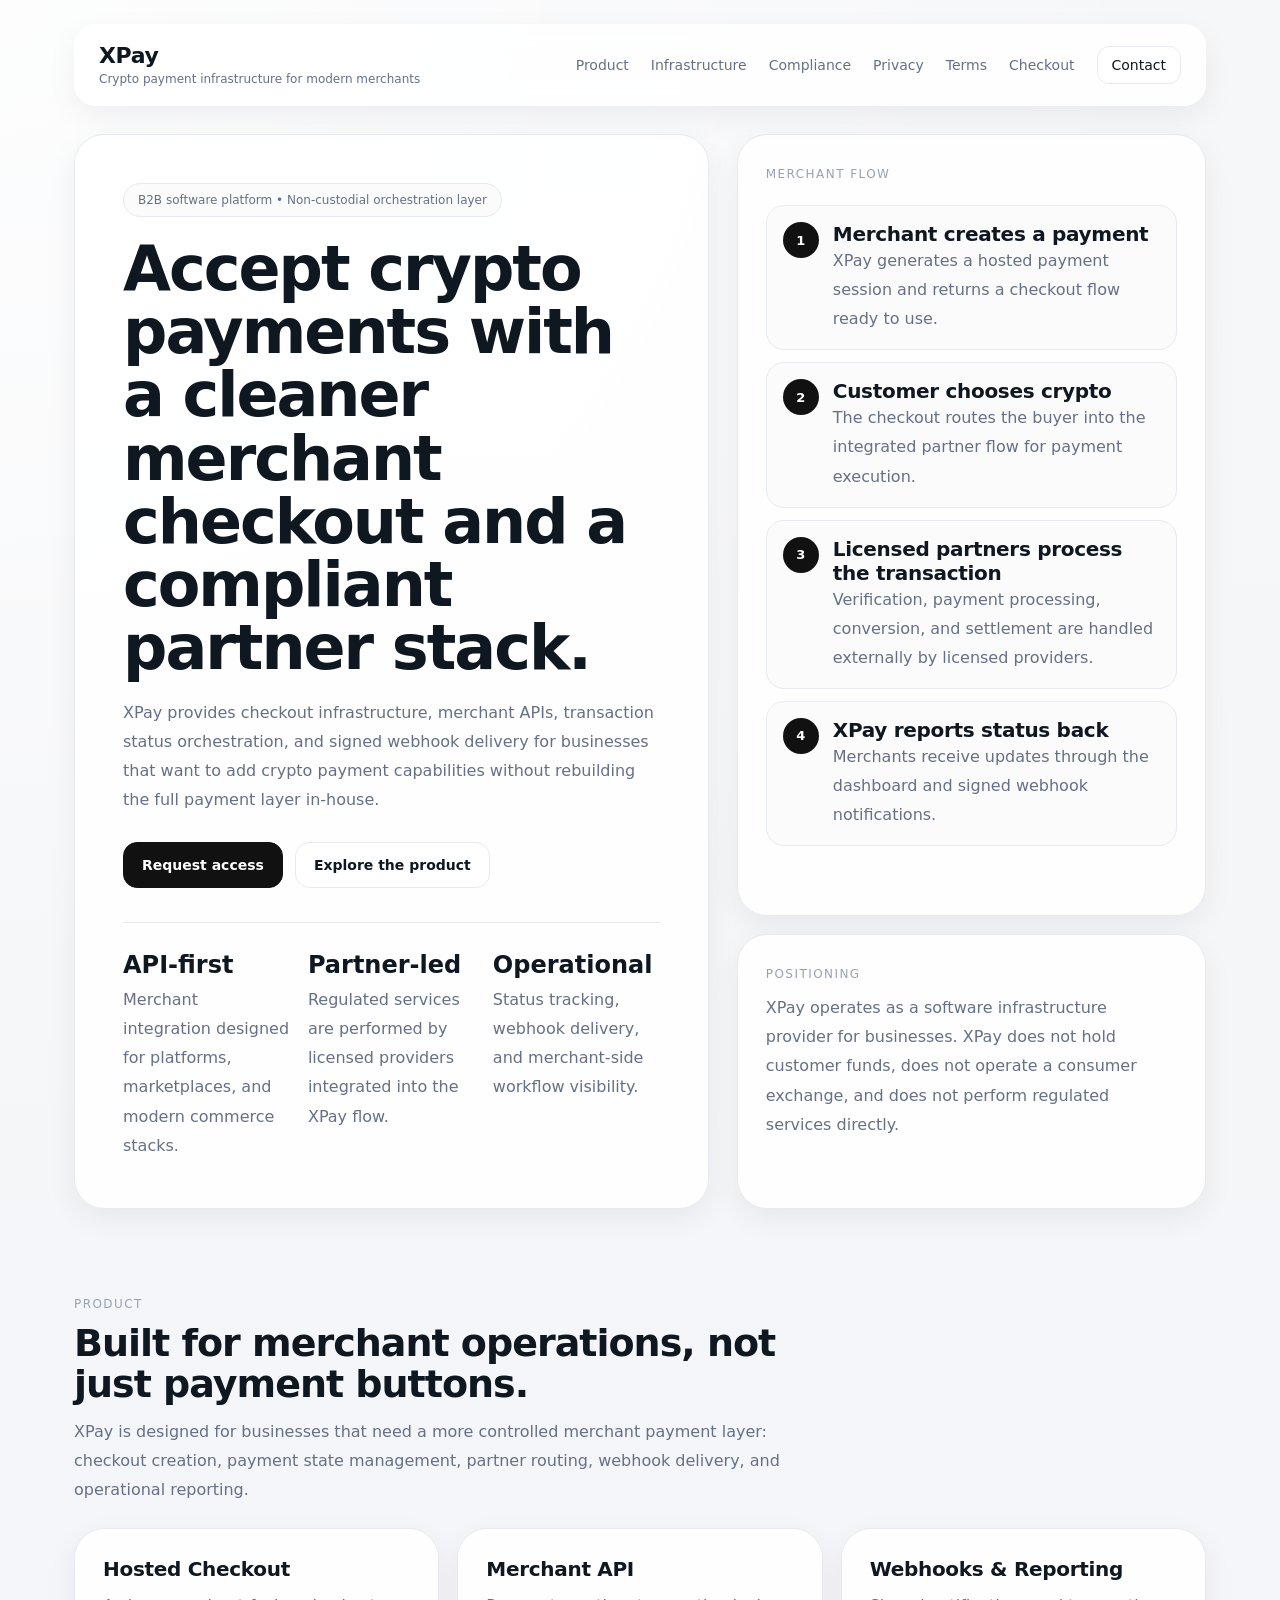
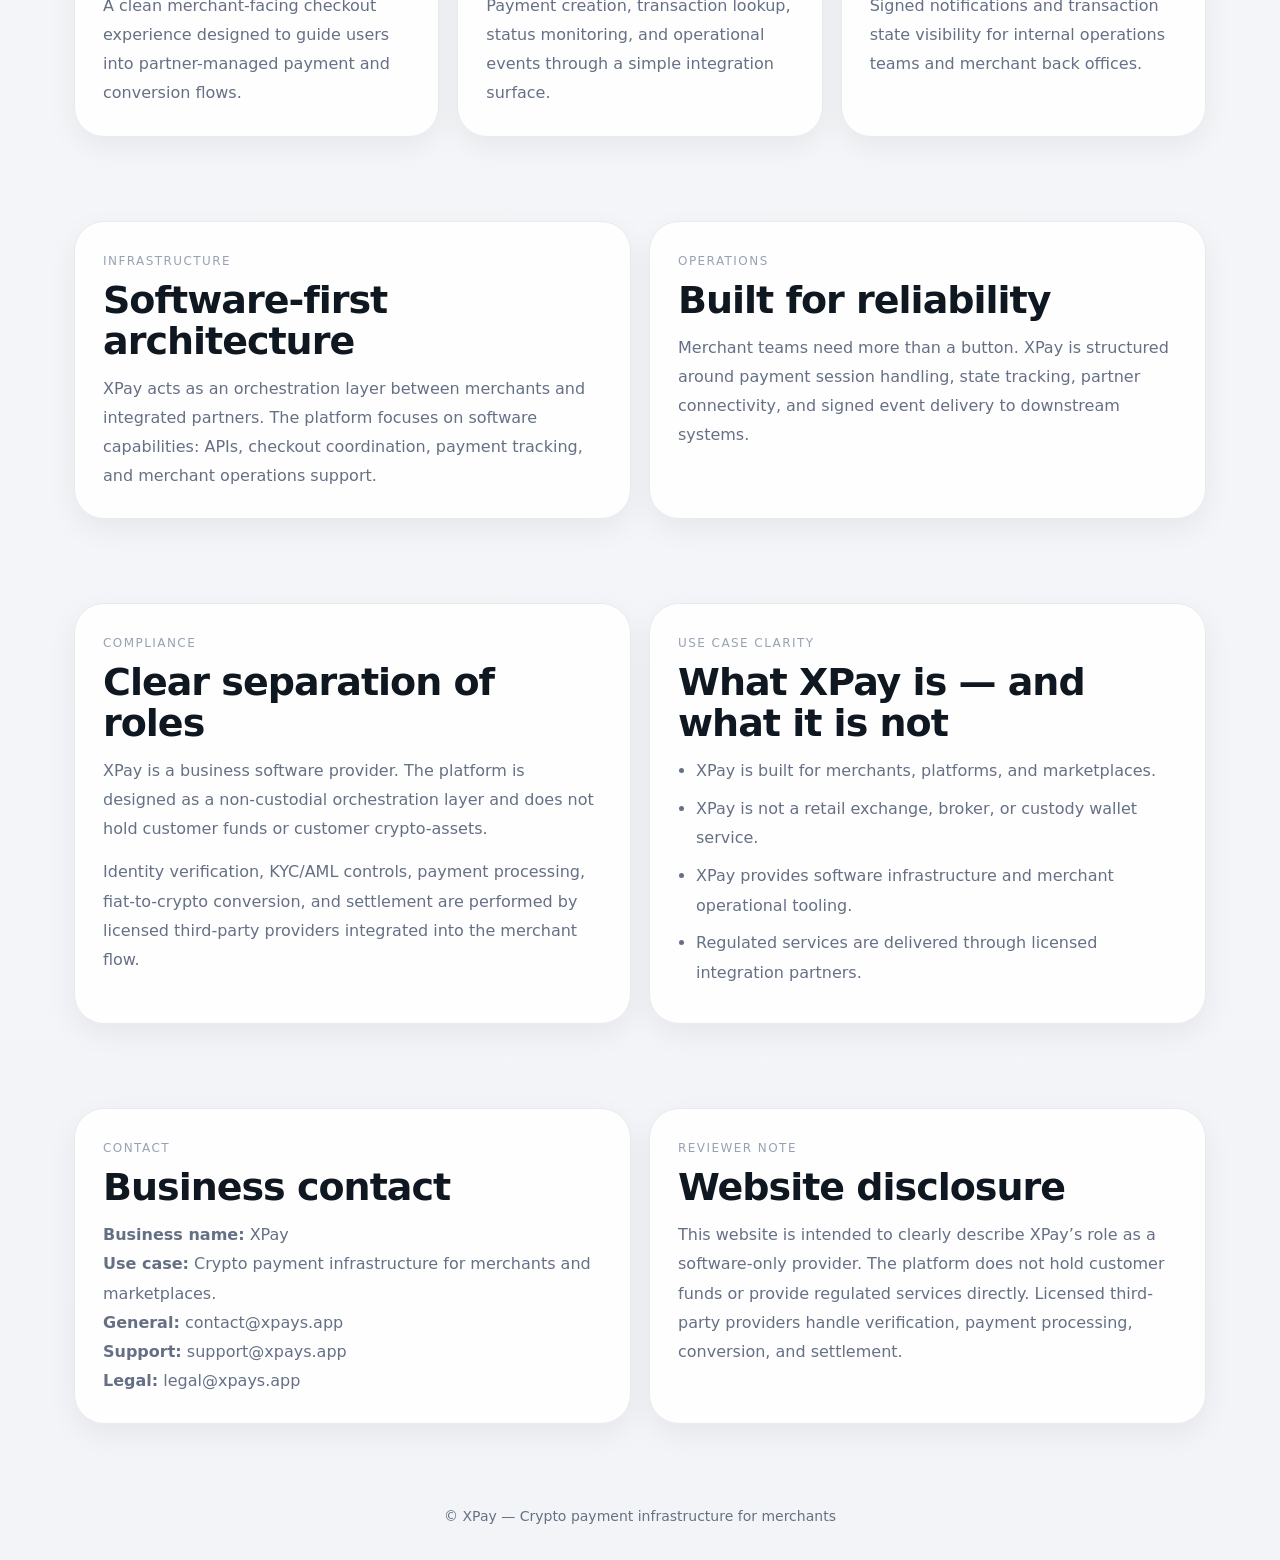
<file: index.html>
<!doctype html>
<html lang="en">
<head>
  <meta charset="UTF-8">
  <meta name="viewport" content="width=device-width, initial-scale=1.0">
  <title>XPay — Crypto payment infrastructure for modern merchants</title>
  <meta name="description" content="XPay provides crypto payment infrastructure for merchants, platforms, and marketplaces.">
  <link rel="stylesheet" href="styles.css">
</head>
<body>
  <div class="wrap">
    <header class="topbar">
      <div class="brand">
        <strong>XPay</strong>
        <span>Crypto payment infrastructure for modern merchants</span>
      </div>
      <nav class="nav">
        <a href="#product">Product</a>
        <a href="#infrastructure">Infrastructure</a>
        <a href="#compliance">Compliance</a>
        <a href="privacy.html">Privacy</a>
        <a href="terms.html">Terms</a>
        <a href="checkout.html">Checkout</a>
        <a class="cta-link" href="#contact">Contact</a>
      </nav>
    </header>

    <section class="hero">
      <div class="panel">
        <div class="badge">B2B software platform • Non-custodial orchestration layer</div>
        <h1>Accept crypto payments with a cleaner merchant checkout and a compliant partner stack.</h1>
        <p>
          XPay provides checkout infrastructure, merchant APIs, transaction status orchestration,
          and signed webhook delivery for businesses that want to add crypto payment capabilities
          without rebuilding the full payment layer in-house.
        </p>
        <div class="cta-row">
          <a class="btn btn-primary" href="checkout.html">Request access</a>
          <a class="btn btn-secondary" href="#product">Explore the product</a>
        </div>

        <div class="mini-stats">
          <div>
            <strong>API-first</strong>
            <p>Merchant integration designed for platforms, marketplaces, and modern commerce stacks.</p>
          </div>
          <div>
            <strong>Partner-led</strong>
            <p>Regulated services are performed by licensed providers integrated into the XPay flow.</p>
          </div>
          <div>
            <strong>Operational</strong>
            <p>Status tracking, webhook delivery, and merchant-side workflow visibility.</p>
          </div>
        </div>
      </div>

      <div class="side-col">
        <div class="card">
          <span class="kicker">Merchant flow</span>

          <div class="flow-item">
            <div class="num">1</div>
            <div>
              <h3>Merchant creates a payment</h3>
              <p>XPay generates a hosted payment session and returns a checkout flow ready to use.</p>
            </div>
          </div>

          <div class="flow-item">
            <div class="num">2</div>
            <div>
              <h3>Customer chooses crypto</h3>
              <p>The checkout routes the buyer into the integrated partner flow for payment execution.</p>
            </div>
          </div>

          <div class="flow-item">
            <div class="num">3</div>
            <div>
              <h3>Licensed partners process the transaction</h3>
              <p>Verification, payment processing, conversion, and settlement are handled externally by licensed providers.</p>
            </div>
          </div>

          <div class="flow-item">
            <div class="num">4</div>
            <div>
              <h3>XPay reports status back</h3>
              <p>Merchants receive updates through the dashboard and signed webhook notifications.</p>
            </div>
          </div>
        </div>

        <div class="card">
          <span class="kicker">Positioning</span>
          <p>
            XPay operates as a software infrastructure provider for businesses. XPay does not hold customer funds,
            does not operate a consumer exchange, and does not perform regulated services directly.
          </p>
        </div>
      </div>
    </section>

    <section class="section" id="product">
      <div class="section-head">
        <span class="kicker">Product</span>
        <h2>Built for merchant operations, not just payment buttons.</h2>
        <p>
          XPay is designed for businesses that need a more controlled merchant payment layer:
          checkout creation, payment state management, partner routing, webhook delivery,
          and operational reporting.
        </p>
      </div>
      <div class="grid-3">
        <div class="card">
          <h3>Hosted Checkout</h3>
          <p style="margin-top:10px">A clean merchant-facing checkout experience designed to guide users into partner-managed payment and conversion flows.</p>
        </div>
        <div class="card">
          <h3>Merchant API</h3>
          <p style="margin-top:10px">Payment creation, transaction lookup, status monitoring, and operational events through a simple integration surface.</p>
        </div>
        <div class="card">
          <h3>Webhooks & Reporting</h3>
          <p style="margin-top:10px">Signed notifications and transaction state visibility for internal operations teams and merchant back offices.</p>
        </div>
      </div>
    </section>

    <section class="section" id="infrastructure">
      <div class="grid-2">
        <div class="card">
          <span class="kicker">Infrastructure</span>
          <h2>Software-first architecture</h2>
          <p>
            XPay acts as an orchestration layer between merchants and integrated partners.
            The platform focuses on software capabilities: APIs, checkout coordination,
            payment tracking, and merchant operations support.
          </p>
        </div>
        <div class="card">
          <span class="kicker">Operations</span>
          <h2>Built for reliability</h2>
          <p>
            Merchant teams need more than a button. XPay is structured around payment session handling,
            state tracking, partner connectivity, and signed event delivery to downstream systems.
          </p>
        </div>
      </div>
    </section>

    <section class="section" id="compliance">
      <div class="grid-2">
        <div class="card">
          <span class="kicker">Compliance</span>
          <h2>Clear separation of roles</h2>
          <p>
            XPay is a business software provider. The platform is designed as a non-custodial orchestration layer and does not hold customer funds or customer crypto-assets.
          </p>
          <p style="margin-top:14px">
            Identity verification, KYC/AML controls, payment processing, fiat-to-crypto conversion, and settlement are performed by licensed third-party providers integrated into the merchant flow.
          </p>
        </div>
        <div class="card">
          <span class="kicker">Use case clarity</span>
          <h2>What XPay is — and what it is not</h2>
          <ul class="list">
            <li>XPay is built for merchants, platforms, and marketplaces.</li>
            <li>XPay is not a retail exchange, broker, or custody wallet service.</li>
            <li>XPay provides software infrastructure and merchant operational tooling.</li>
            <li>Regulated services are delivered through licensed integration partners.</li>
          </ul>
        </div>
      </div>
    </section>

    <section class="section" id="contact">
      <div class="grid-2">
        <div class="card">
          <span class="kicker">Contact</span>
          <h2>Business contact</h2>
          <p><strong>Business name:</strong> XPay</p>
          <p><strong>Use case:</strong> Crypto payment infrastructure for merchants and marketplaces.</p>
          <p><strong>General:</strong> contact@xpays.app</p>
          <p><strong>Support:</strong> support@xpays.app</p>
          <p><strong>Legal:</strong> legal@xpays.app</p>
        </div>
        <div class="card">
          <span class="kicker">Reviewer note</span>
          <h2>Website disclosure</h2>
          <p>
            This website is intended to clearly describe XPay’s role as a software-only provider.
            The platform does not hold customer funds or provide regulated services directly.
            Licensed third-party providers handle verification, payment processing, conversion, and settlement.
          </p>
        </div>
      </div>
    </section>

    <div class="footer">
      © XPay — Crypto payment infrastructure for merchants
    </div>
  </div>
</body>
</html>
</file>
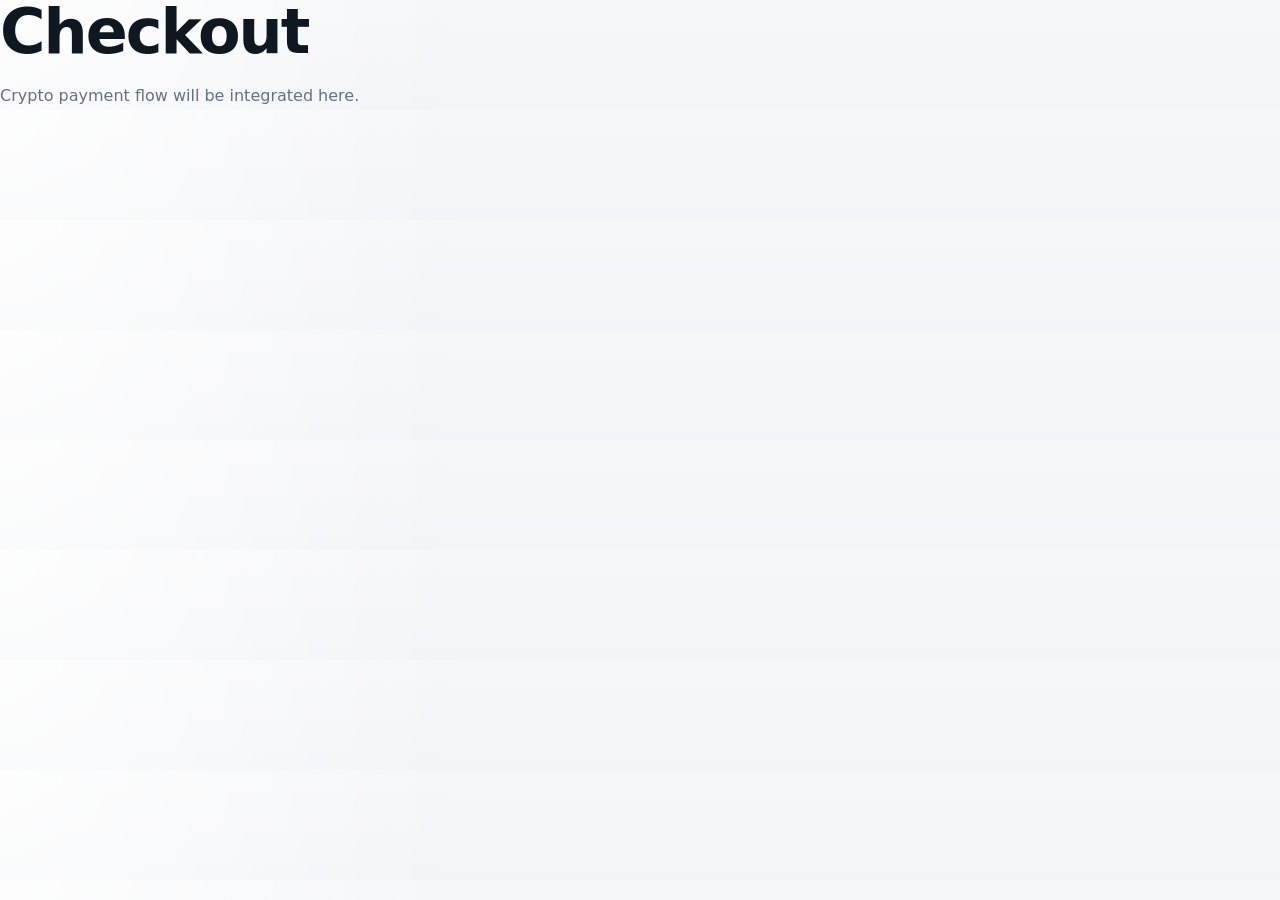
<file: checkout.html>
<!doctype html>
<html>
<head>
  <title>Checkout - XPay</title>
  <link rel="stylesheet" href="styles.css">
</head>
<body>

<div class="container">
  <h1>Checkout</h1>
  <p>Crypto payment flow will be integrated here.</p>
</div>

</body>
</html>
</file>
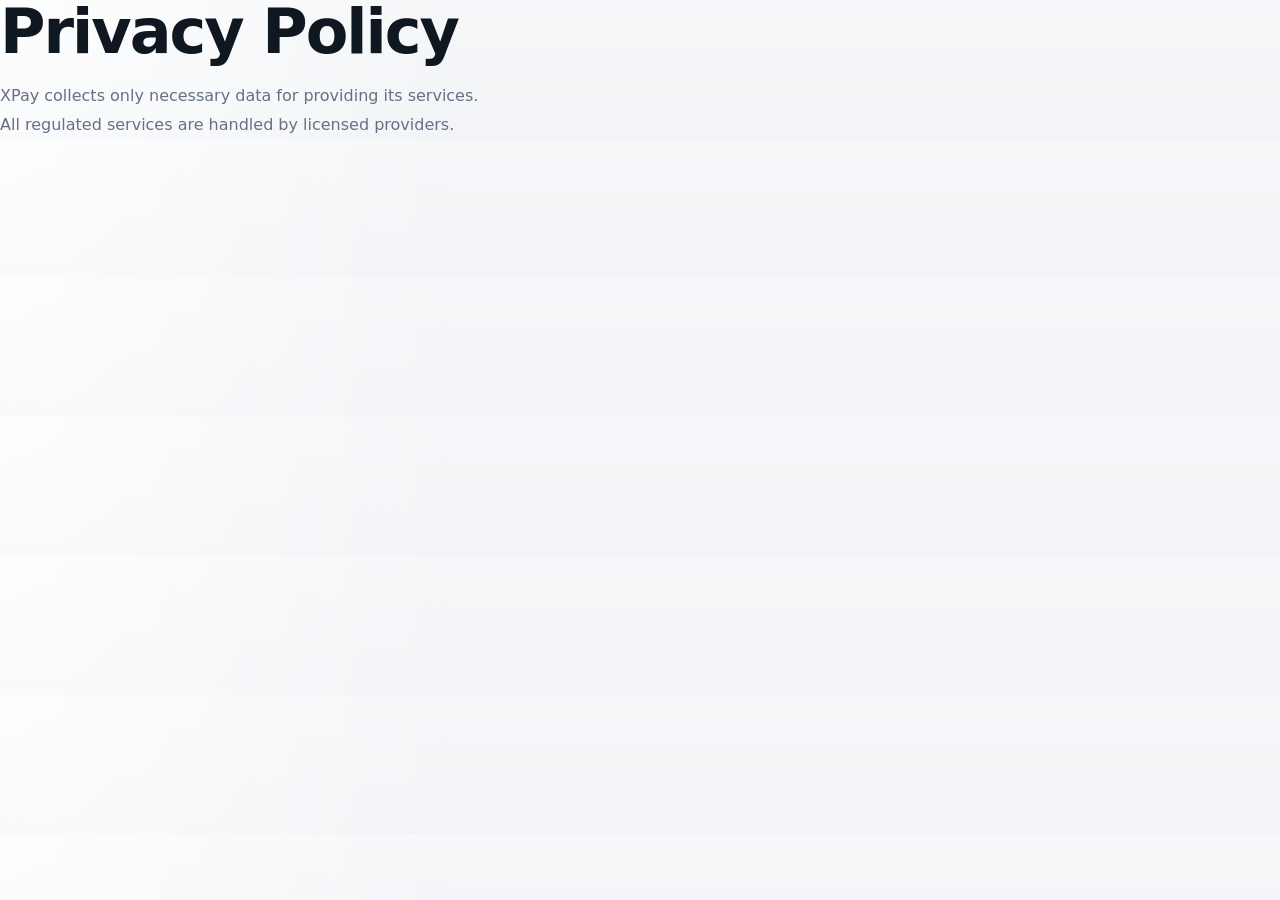
<file: privacy.html>
<!doctype html>
<html>
<head>
  <title>Privacy - XPay</title>
  <link rel="stylesheet" href="styles.css">
</head>
<body>

<div class="container">
  <h1>Privacy Policy</h1>
  <p>XPay collects only necessary data for providing its services.</p>
  <p>All regulated services are handled by licensed providers.</p>
</div>

</body>
</html>
</file>
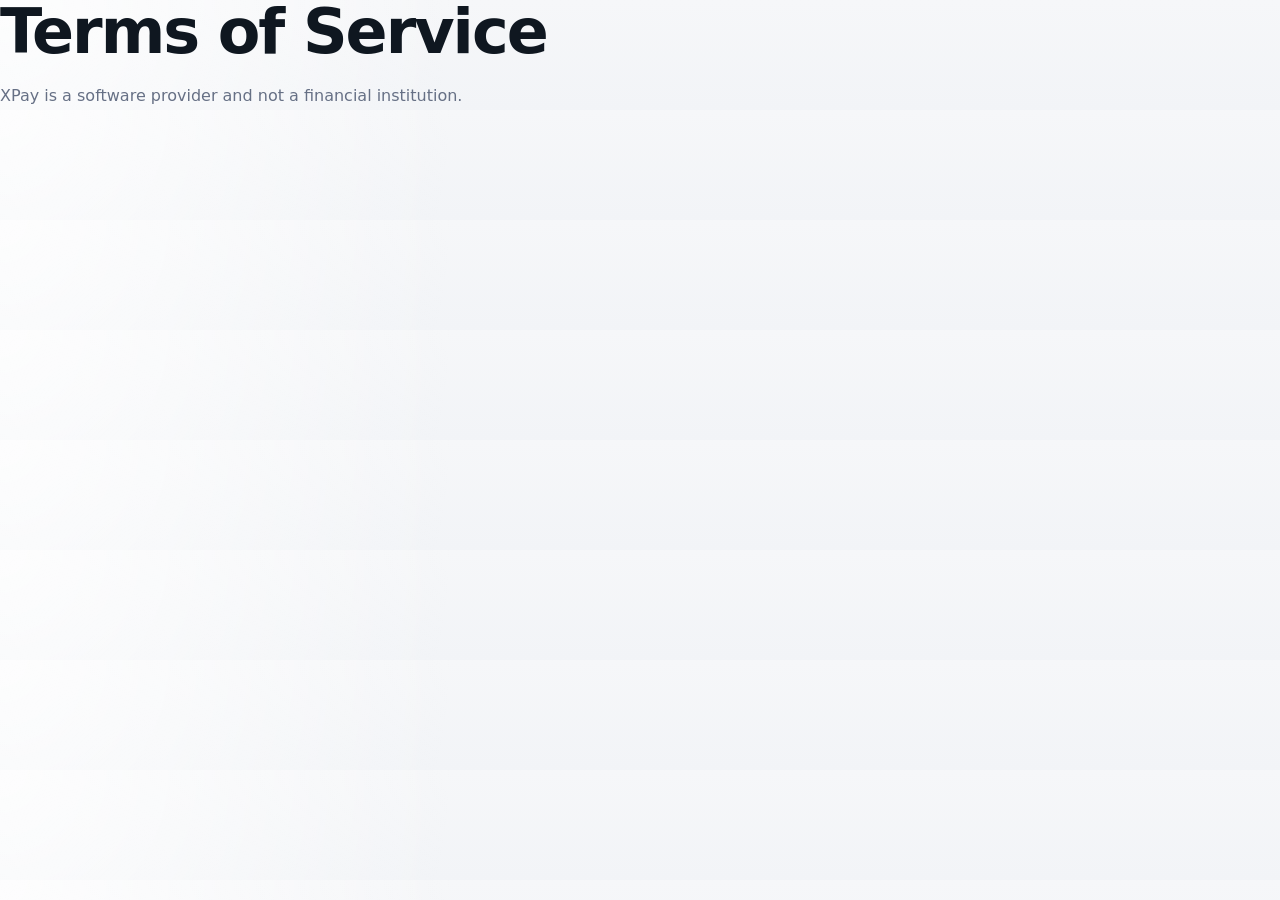
<file: terms.html>
<!doctype html>
<html>
<head>
  <title>Terms - XPay</title>
  <link rel="stylesheet" href="styles.css">
</head>
<body>

<div class="container">
  <h1>Terms of Service</h1>
  <p>XPay is a software provider and not a financial institution.</p>
</div>

</body>
</html>
</file>
<file: styles.css>
:root{
  --bg:#f4f6f8;
  --surface:#ffffff;
  --surface-2:#fbfbfc;
  --text:#0f1720;
  --muted:#667085;
  --line:#e7eaee;
  --accent:#111111;
  --shadow:0 10px 30px rgba(16,24,40,.06);
  --radius:24px;
}
*{box-sizing:border-box}
html{scroll-behavior:smooth}
body{
  margin:0;
  font-family:Inter,ui-sans-serif,system-ui,-apple-system,BlinkMacSystemFont,"Segoe UI",Arial,sans-serif;
  color:var(--text);
  background:
    radial-gradient(circle at top left, rgba(255,255,255,.8), transparent 35%),
    linear-gradient(180deg,#f6f7f9 0%,#f2f4f7 100%);
}
a{color:inherit}
.wrap{max-width:1180px;margin:0 auto;padding:24px}
.topbar{
  position:sticky;top:16px;z-index:50;
  display:flex;justify-content:space-between;align-items:center;gap:16px;
  padding:18px 24px;border:1px solid rgba(255,255,255,.75);
  background:rgba(255,255,255,.82);
  backdrop-filter:blur(12px);
  border-radius:22px;
  box-shadow:var(--shadow);
}
.brand strong{display:block;font-size:22px;letter-spacing:-.4px}
.brand span{font-size:12px;color:var(--muted)}
.nav{display:flex;gap:22px;align-items:center;flex-wrap:wrap}
.nav a{text-decoration:none;font-size:14px;color:var(--muted)}
.nav a:hover{color:var(--text)}
.nav .cta-link{
  padding:10px 14px;border-radius:12px;border:1px solid var(--line);
  background:var(--surface);
  color:var(--text);
}
.hero{
  display:grid;
  grid-template-columns:1.15fr .85fr;
  gap:28px;
  margin-top:28px;
  align-items:stretch;
}
.panel,.card{
  background:rgba(255,255,255,.92);
  border:1px solid var(--line);
  border-radius:30px;
  box-shadow:var(--shadow);
}
.panel{padding:48px}
.card{padding:28px}
.badge{
  display:inline-flex;align-items:center;gap:8px;
  padding:9px 14px;border-radius:999px;
  border:1px solid var(--line);
  background:var(--surface-2);
  font-size:12px;color:var(--muted);
  margin-bottom:20px;
}
h1{
  font-size:62px;
  line-height:1.02;
  letter-spacing:-2px;
  margin:0 0 18px;
}
h2{
  font-size:38px;
  line-height:1.08;
  letter-spacing:-1px;
  margin:0 0 12px;
}
h3{
  font-size:20px;
  margin:0;
  letter-spacing:-.3px;
}
p{
  margin:0;
  color:var(--muted);
  line-height:1.82;
  font-size:16px;
}
.cta-row{display:flex;gap:12px;flex-wrap:wrap;margin-top:28px}
.btn{
  display:inline-flex;align-items:center;justify-content:center;
  padding:14px 18px;border-radius:14px;border:1px solid var(--line);
  text-decoration:none;font-size:14px;font-weight:600;
  transition:transform .18s ease, box-shadow .18s ease, background .18s ease;
}
.btn:hover{transform:translateY(-1px)}
.btn-primary{background:var(--accent);color:#fff;border-color:var(--accent)}
.btn-primary:hover{box-shadow:0 10px 20px rgba(0,0,0,.10)}
.btn-secondary{background:#fff;color:var(--text)}
.mini-stats{
  display:grid;
  grid-template-columns:repeat(3,1fr);
  gap:18px;
  margin-top:34px;
  padding-top:28px;
  border-top:1px solid var(--line);
}
.mini-stats strong{display:block;font-size:24px;margin-bottom:6px}
.side-col{display:grid;gap:18px}
.flow-item{
  display:flex;gap:14px;
  padding:16px;border-radius:18px;
  border:1px solid var(--line);
  background:var(--surface-2);
  margin-top:12px;
}
.num{
  flex-shrink:0;
  width:36px;height:36px;border-radius:999px;
  display:flex;align-items:center;justify-content:center;
  background:var(--accent);color:#fff;font-size:13px;font-weight:700;
}
.section{margin-top:84px}
.section-head{max-width:760px;margin-bottom:24px}
.grid-2,.grid-3{display:grid;gap:18px}
.grid-2{grid-template-columns:repeat(2,1fr)}
.grid-3{grid-template-columns:repeat(3,1fr)}
.list{margin:0;padding-left:18px;color:var(--muted)}
.list li{line-height:1.85;margin:8px 0}
.kicker{
  display:inline-block;
  font-size:12px;
  text-transform:uppercase;
  letter-spacing:.12em;
  color:#98a2b3;
  margin-bottom:12px;
}
.footer{
  margin:84px 0 12px;
  text-align:center;
  color:var(--muted);
  font-size:14px;
}
.page{
  max-width:980px;
  margin:0 auto;
  padding:24px;
}
.page-card{
  background:rgba(255,255,255,.94);
  border:1px solid var(--line);
  border-radius:28px;
  box-shadow:var(--shadow);
  padding:38px;
  margin-top:28px;
}
.page h1{font-size:48px}
.page h2{font-size:24px;margin-top:28px}
.page p,.page li{font-size:15px}
.inline-links{
  display:flex;gap:10px;flex-wrap:wrap;margin-top:22px
}
.inline-links a{
  display:inline-flex;align-items:center;justify-content:center;
  padding:10px 14px;border:1px solid var(--line);
  border-radius:12px;background:#fff;text-decoration:none;font-size:14px;
}
@media (max-width: 980px){
  .hero,.grid-2,.grid-3,.mini-stats{grid-template-columns:1fr}
  .panel{padding:32px}
  h1{font-size:44px}
  .nav{display:none}
}
</file>
